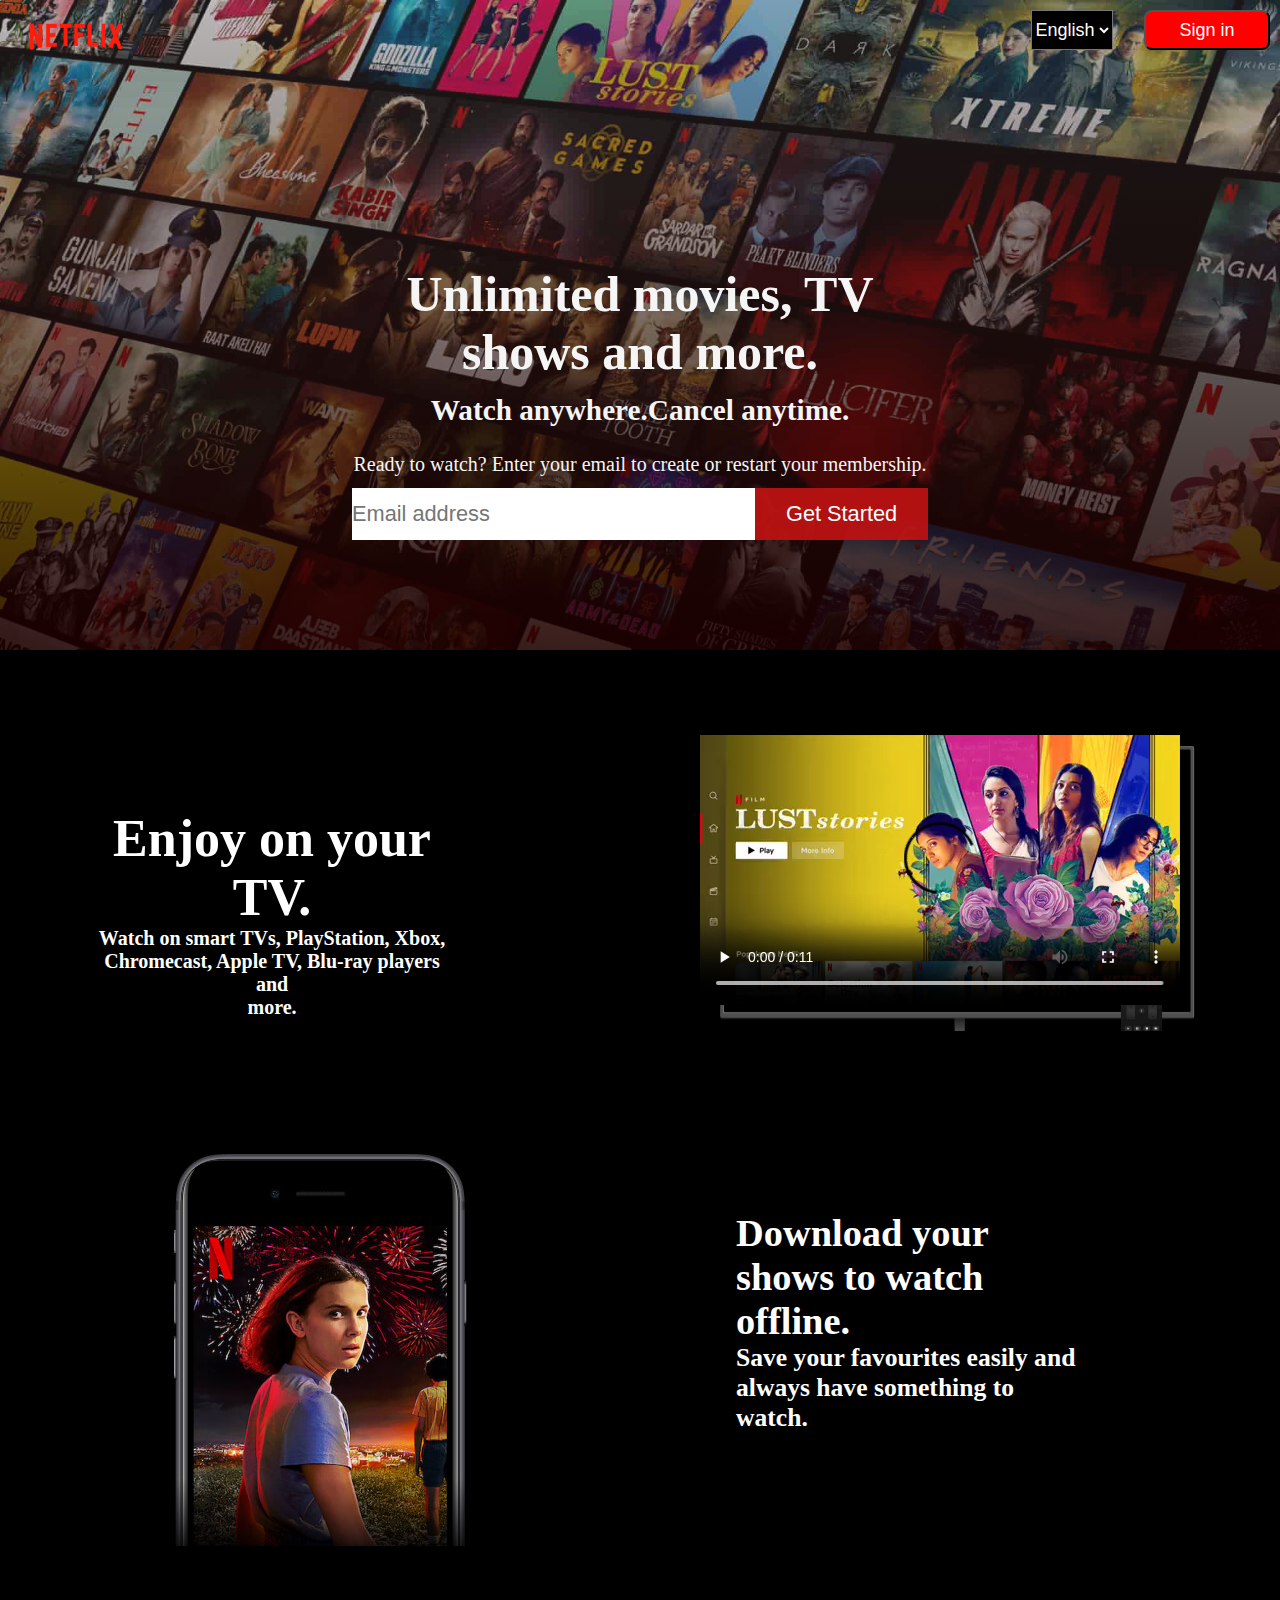
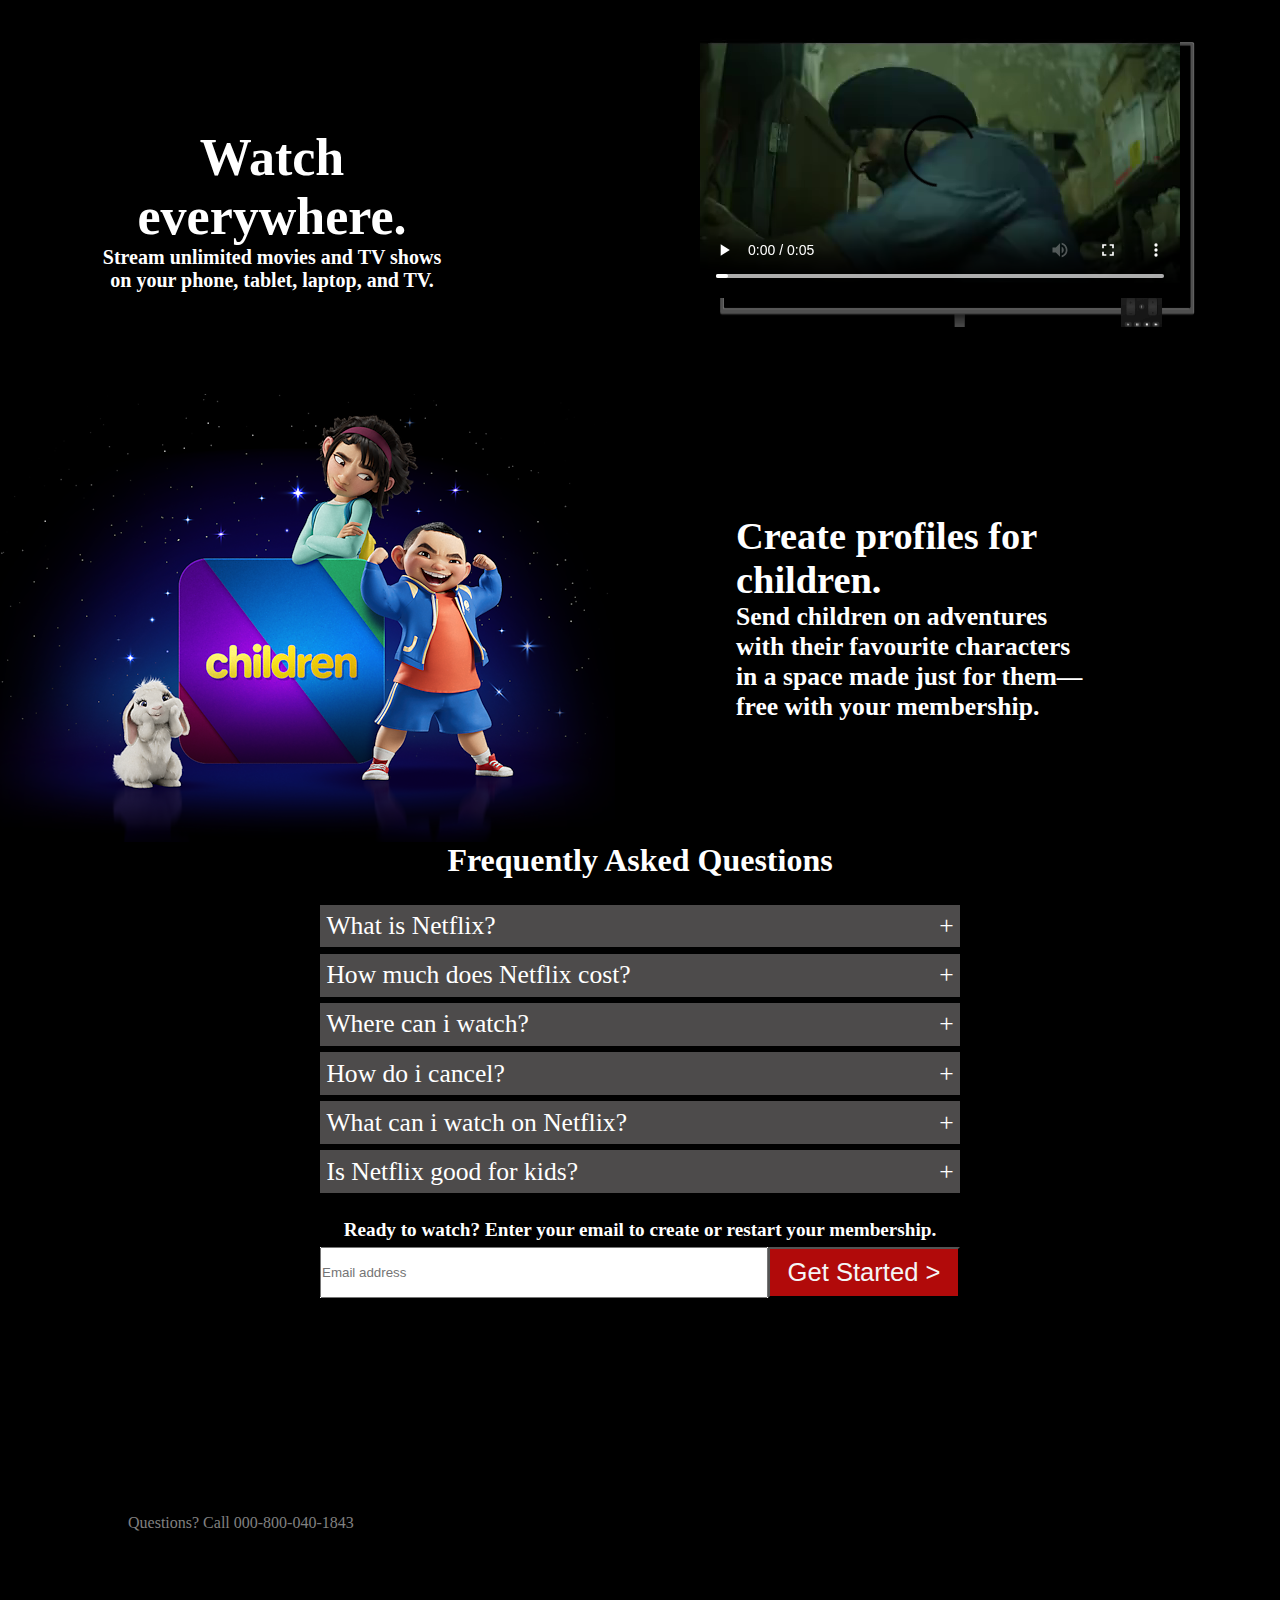
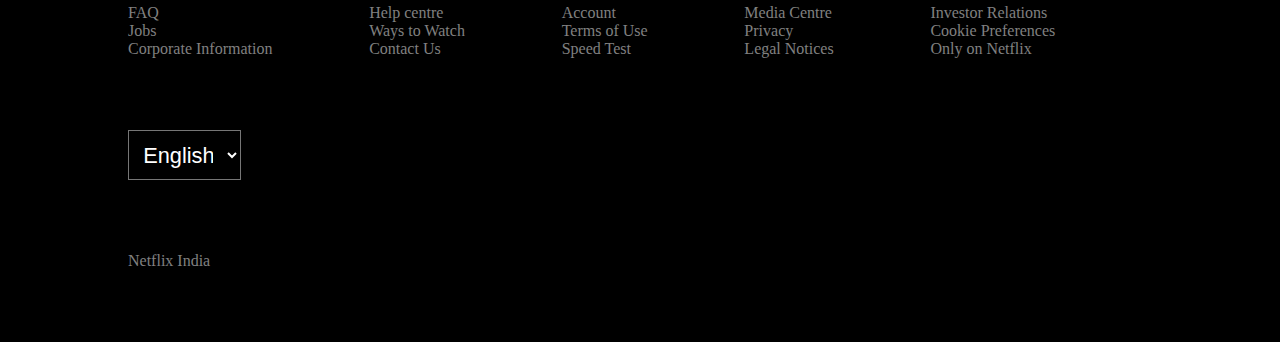
<file: index.html>
<!DOCTYPE html>
<html lang="en">
<head>
    <meta charset="UTF-8">
    <meta http-equiv="X-UA-Compatible" content="IE=edge">
    <meta name="viewport" content="width=device-width, initial-scale=1.0">
    <title>Netflix</title>
    <link rel="stylesheet" href="./css/index.css">
    <link rel="stylesheet" href="https://cdnjs.cloudflare.com/ajax/libs/font-awesome/4.7.0/css/font-awesome.min.css">
</head>
<body>

    <div id="part_1">
        <div class="part_1_1">
            <img src="./images/Netflix-Logo.png" alt="" >
        
            
        <div class="part_1_2">  
                
                    <select>
                        <option value="English">English</option>
                        <option value="Hindi">Hindi</option>
                    </select>
        <button id="part_1_3">
            Sign in
        </button>
        </div>
    </div>
    
    <div id="part_2">
        <h1>
            Unlimited movies, TV 
        </h1>
        <h1>
             shows and more.
        </h1>
        <h3>
            Watch anywhere.Cancel anytime.
        </h3>
        <p>
            Ready to watch? Enter your email to create or restart your membership.
        </p>
    
        <div class="part_2_1">
            <input type="text" placeholder="Email address"><button>Get Started</button>
            
        </div>    
    </div>
</div>

    <div class="part_3">
        <div class="part_3_text">
            <h1>
                Enjoy on your TV.
            </h1>
            <h5>
                Watch on smart TVs, PlayStation, Xbox,
            </h5>
            <h5>
                Chromecast, Apple TV, Blu-ray players and
            </h5>
            <h5>
                more.
            </h5>
    
        </div>
        
        <div id="part_3_img1">
            
        <div id="part_3_vid1">
            <video  src="./images/video-1.m4v" controls loop ></video>
        
        </div>
    </div>
    </div>

    <div class="part_4">
        <div id="part_4_img1">
            
        </div>

        <div class="part_4_text">
            <h1>
                Download your shows to watch offline.
            </h1>
            <h5>
                Save your favourites easily and always have something to watch.
            </h5>

        </div>

    </div>  
    <div class="part_3">
        <div class="part_3_text">
            <h1>
                Watch everywhere.
            </h1>
            <h5>
                Stream unlimited movies and TV shows on your phone, tablet, laptop, and TV.

            </h5>
            
    
        </div>

        <div id="part_3_img1">
        <div id="part_3_vid2">
        
            <video src="./images/video-2.m4v" controls loop></video>
        
        </div>
        </div>
    </div>

        <div class="part_4">
        
            
        <div id="part_4_img2">
            
        
        </div>
            <div class="part_4_text">
                <h1>
                    Create profiles for children.
                </h1>
                <h5>
                    Send children on adventures with their favourite characters in a space made just for them—free with your membership.
    
                </h5>   
        </div>
    </div>

    <div id="part_5">
        <h1>
            Frequently Asked Questions
        </h1>
            
    <ul>
            <li id="q1">
            <div>
                What is Netflix? 
            </div>
                <div>+</div>
        </li>
        <li class="hidden" id="faq_1">
            Netflix is a streaming service that offers a wide variety of award-winning TV shows, movies, anime, documentaries and more – on thousands of internet-connected devices.

            You can watch as much as you want, whenever you want, without a single ad – all for one low monthly price. There's always something new to discover, and new TV shows and movies are added every week!

        </li>
        <li id="q2">
            <div>   
                How much does Netflix cost?
            </div>
            <div>+</div>
        </li>

        <li class="hidden" id="faq_2">
            Watch Netflix on your smartphone, tablet, Smart TV, laptop, or streaming device, all for one fixed monthly fee. Plans range from ₹ 199 to ₹ 799 a month. No extra costs, no contracts.

        </li>
        <li id="q3">
            <div>
                Where can i watch?
            </div>
            <div>+</div>
        </li>
        <li class="hidden" id="faq_3">
            Watch anywhere, anytime, on an unlimited number of devices. Sign in with your Netflix account to watch instantly on the web at netflix.com from your personal computer or on any internet-connected device that offers the Netflix app, including smart TVs, smartphones, tablets, streaming media players and game consoles.

You can also download your favourite shows with the iOS, Android, or Windows 10 app. Use downloads to watch while you're on the go and without an internet connection. Take Netflix with you anywhere.

        </li>
    
        <li id="q4">
            <div>
                How do i cancel?
            </div>
            <div>+</div>
        </li>
        <li class="hidden" id="faq_4">
            Netflix is flexible. There are no annoying contracts and no commitments. You can easily cancel your account online in two clicks. There are no cancellation fees – start or stop your account anytime.

        </li>
        <li id="q5">
            <div>
                What can i watch on Netflix?
            </div>
            <div>+</div>
        </li>
        <li class="hidden" id="faq_5">
            Netflix has an extensive library of feature films, documentaries, TV shows, anime, award-winning Netflix originals, and more. Watch as much as you want, anytime you want.

        </li>
        <li id="q6">
            <div>
                Is Netflix good for kids?
            </div>
            <div>+</div>
        </li>
        <li class="hidden" id="faq_6">
            The Netflix Kids experience is included in your membership to give parents control while kids enjoy family-friendly TV shows and films in their own space.

Kids profiles come with PIN-protected parental controls that let you restrict the maturity rating of content kids can watch and block specific titles you don’t want kids to see.

        </li>
    </ul>
    
    <div class="part_5_form">
        <h4>
            Ready to watch? Enter your email to create or restart your membership.
        </h4>
        <div></div>
        <form action="">
            <input type="text" placeholder="Email address">
            <button>
                Get Started >
            </button>
        </form>

    </div>
    </div>

    <div id="footer">
        <p>Questions? Call 000-800-040-1843</p>
        <div>
            <a href="">FAQ</a>
            <a href="">Help centre</a>
            <a href="">Account</a>
            <a href="">Media Centre</a>
            <a href="">Investor Relations</a>
            <a href="">Jobs </a>
            <a href="">Ways to Watch</a>
            <a href="">Terms of Use</a>
            <a href="">Privacy</a>
            <a href="">Cookie Preferences</a>
            <a href="">Corporate Information</a>
            <a href="">Contact Us</a>
            <a href="">Speed Test</a>
            <a href="">Legal Notices</a>
            <a href="">Only on Netflix</a>
        </div>
        <select name="" id="">
            <option value="">English</option>
            <option value="">Hindi</option>
        </select>
        <p>Netflix India</p>
    </div>



    
        
</body>
<script src="./js/index.js"></script>
</html>
</file>
<file: css/index.css>
*{
    margin: 0;
    padding: 0;
    box-sizing: border-box;
}

#part_1{
    background:linear-gradient(rgba(161, 147, 147, 0.151),rgba(31, 0, 0, 0.842)),url(../images/1st.jpg);
     background-size: cover;
    height: 650px;
    display: flex;
    flex-direction: column;
}

.part_1_1{
    display: grid;
    grid-template-columns: 50% 50%;
    padding: 10px;
}


img{
    width: 15%;
    margin-left: 3%;
    }

.part_1_2{
    display: flex;
    justify-content:flex-end;
}

.part_1_2 select{
    height: 40px;
    font-size: 18px;
    background-color: rgb(0, 0, 0);
    color: white;
    margin-right: 5%;

}

#part_1_3{
    width: 20%;
    height:40px ;
    background-color: red;
    color: white;
    font-size: 18px;
    border-radius: 8px;

}

#part_2{
    display: flex;
    flex-direction: column;
    justify-content: center;
    color: whitesmoke;
    padding-top: 15%;
    text-align: center;
    font-size: 25px;
    
}

#part_2 h3{
    margin-top: 1%;
    margin-bottom: 1%;
}

#part_2 p{
    margin-top: 1%;
    margin-bottom: 1%;
    font-size: 20px;
    
}

.part_2_1{
    width: 45%;
    height: 3vw;
    display: grid;
    grid-template-columns: 70% 30%;
    margin-left: 27.5vw; 
}

.part_2_1 input, .part_2_1 button{
    font-size: 1.7vw;
    height: 4vw;
    border: none;
}

.part_2_1 button{
    background: rgba(189, 18, 18, 0.932);
    color: white;
}

.part_3{
    background: black;
    background-size: cover;
    color: white;
    width: 100%;
    height: 35vw;
    display: grid;
    grid-template-columns: 50% 50%;
    text-align: center;
    
}

.part_3_text{
    background: inherit;
    color: white;
    display: flex;
    flex-direction: column;
    justify-content: center;
    width: 70%;
    
    padding-left: 15%;


}

.part_3 h1{
    font-size: 52px;
    padding-top: 23%;
}

.part_3 h5{
    font-size: 20px;
}

#part_3_img1,#part_3_img2{
    background-repeat: no-repeat;
    display: flex;
    background-size: cover;
    width: 90%;
    height: 85%;
    
    justify-content: baseline;
    align-items: center;
    
}

#part_3_img1{
    background:url(../images/tv.png);
    display: flex;
    /* justify-content: center; */
    /* flex-direction: column;    */

}

#part_3_img2{
    background: url(../images/TV\ \(2\).png);
}

#part_3_vid1{
    height: 200px;
    margin-left: 9%;
    margin-bottom: 2%;
    width: 86%;
}

#part_3_vid2{
    margin-left: 7%;
    margin-top: 10%;
    width: 90%;
    
}


.part_4{
    display: grid;
    width: 100%;
    height: 35vw;
    grid-template-columns: 50% 50%;
    background: black;
}

#part_4_img1{
    background: url(../images/mobile-0819.jpg);
    background-size: cover;
    background-position: right;
}

.part_4_text{
    background: inherit;
    color: white;
    display: flex;
    flex-direction: column;
    justify-content: center;
    width: 70%;
    padding-left: 15%;


}

.part_4_text h1{
    font-size: 3vw;
}   

.part_4_text h5{
    font-size: 2vw;
}

#part_4_img2{
    background: url(../images/children.png);
    background-size: cover;
    background-position: right;    
}
 

 
#part_5{
    background: black;
    color: white;  
    text-align: center; 
    height: 600px;
} 

#part_5 ul{
    list-style: none;
    width: 50%;
    margin-left: auto;
    margin-right: auto;
    margin-top: 2%;
    margin-bottom: 2%;
}

#q1,#q2,#q3,#q4,#q5,#q6{
    background: rgb(77, 75, 75);
    margin-top: 1%;
    margin-bottom: 1%;
    display: flex;
    justify-content: space-between;
    font-size: 2vw;
    padding: 1%;
    cursor: pointer;
}

#faq_1,#faq_2,#faq_3,#faq_4,#faq_5,#faq_6{
    display: none;
}    


.part_5_form{
    width: 50%;
    margin-left: auto;
    margin-right: auto;
    
}

.part_5_form h4{
    font-size: 1.5vw;
}

.part_5_form form{
    width: 100%;
    background-color: white;
    display: grid;
    grid-template-columns: 70% 30%;
    grid-template-rows: 4vw ;
    margin-top: 1%;
    
}


.part_5_form form button{
    background: rgb(177, 10, 10);
    color: whitesmoke;
    font-size: 2vw;
}

.part_5_form form button:hover{
    background: red;

}

#footer{
    background: black;
    color: gray;
    height: 500px;
    display: flex;
    flex-direction: column;
    justify-content: space-evenly;
    padding-left: 10%;
    padding-right: 10%;
    
}

#footer div{
    display: grid;
    grid-template-columns: auto auto auto auto auto;
    color: inherit;
}

#footer div a{
    text-decoration: none;
    color: inherit;

}

#footer div :hover{
    text-decoration: underline;
}

#footer select{
    background: black;
    font-size: 1.7vw;
    color: white;
    width: 11%;
    padding: 1%;
}
</file>
